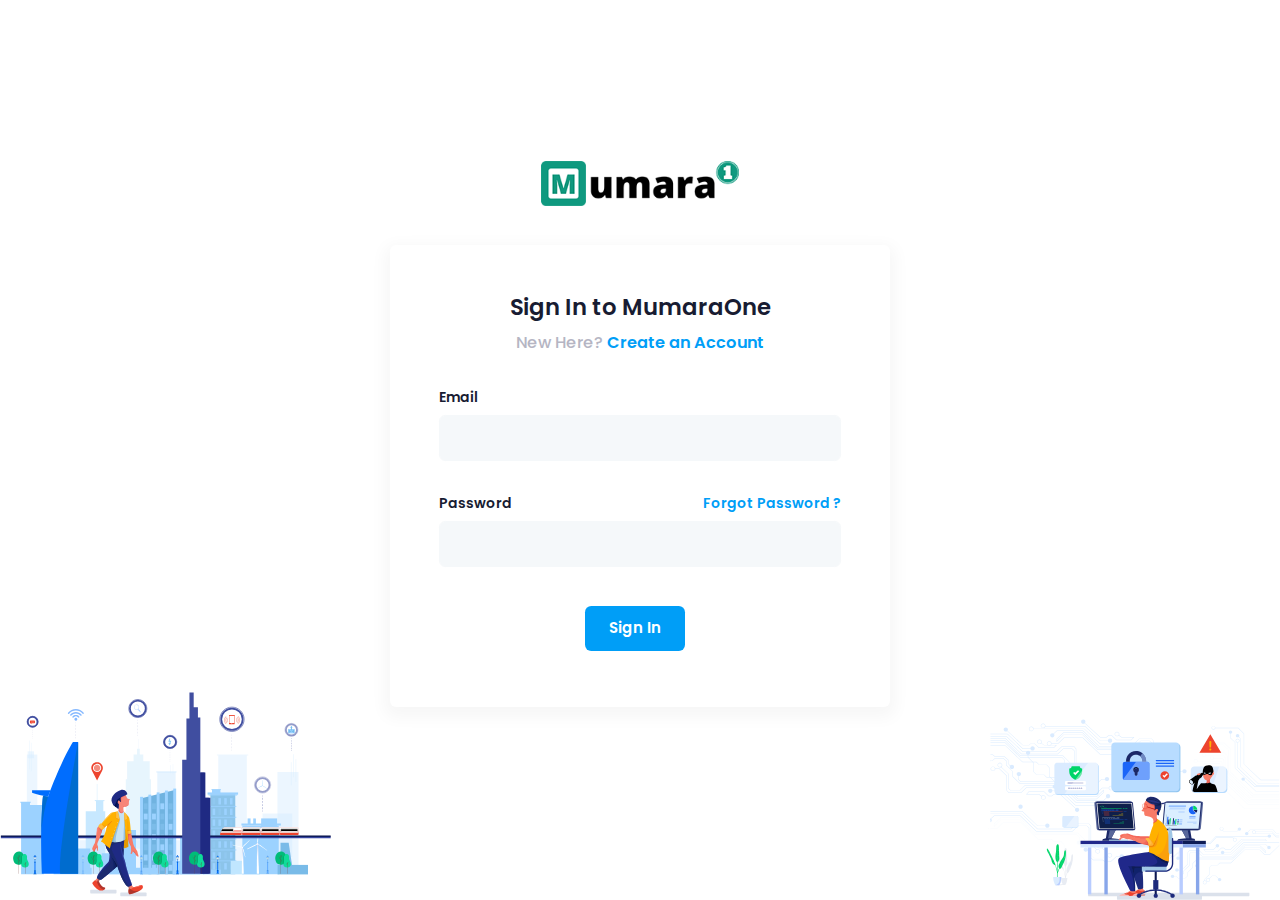
<file: index.html>
<!DOCTYPE html>
<html lang="en">
	<head>
		<base href="./">
		<meta charset="utf-8" />
		<title>Login | Mumara One</title>
		<meta name="description" content="." />
		<meta name="keywords" content="" />
		<link rel="canonical" href="https://www.mumara.com" />
		<meta name="viewport" content="width=device-width, initial-scale=1" />
		<link rel="shortcut icon" href="img/favicon.ico" />
		<link rel="stylesheet" href="https://fonts.googleapis.com/css?family=Poppins:300,400,500,600,700" />
		<link href="css/plugins.bundle.css" rel="stylesheet" type="text/css" />
		<link href="css/style.bundle.css" rel="stylesheet" type="text/css" />
	</head>
	<body id="kt_body" class="bg-white header-fixed header-tablet-and-mobile-fixed toolbar-enabled toolbar-fixed toolbar-tablet-and-mobile-fixed aside-enabled aside-fixed" style="--kt-toolbar-height:55px;--kt-toolbar-height-tablet-and-mobile:55px">
		<div class="d-flex flex-column flex-root">
			<div class="d-flex flex-column flex-column-fluid bgi-position-y-bottom position-x-center bgi-no-repeat bgi-size-contain bgi-attachment-fixed" style="background-size1: 100% 50%; background-image: url(img/progress.svg)">
				<div class="d-flex flex-center flex-column flex-column-fluid p-10 pb-lg-20">
					<a href="index.html" class="mb-12">
						<img alt="Logo" src="img/logo.png" class="h-45px" />
					</a>
					<div class="w-lg-500px bg-white rounded shadow-sm p-10 p-lg-15 mx-auto">
						<form class="form w-100" novalidate="novalidate" id="kt_sign_in_form" action="#">
							<div class="text-center mb-10">
								<h1 class="text-dark mb-3">Sign In to MumaraOne</h1>
								<div class="text-gray-400 fw-bold fs-4">New Here?
								<a href="sign-up.html" class="link-primary fw-bolder">Create an Account</a></div>
							</div>
							<div class="fv-row mb-10">
								<label class="form-label fs-6 fw-bolder text-dark">Email</label>
								<input class="form-control form-control-lg form-control-solid" type="text" name="email" autocomplete="off" />
							</div>
							<div class="fv-row mb-10">
								<div class="d-flex flex-stack mb-2">
									<label class="form-label fw-bolder text-dark fs-6 mb-0">Password</label>
									<a href="password-reset.html" class="link-primary fs-6 fw-bolder">Forgot Password ?</a>
								</div>
								<input class="form-control form-control-lg form-control-solid" type="password" name="password" autocomplete="off" />
							</div>
							<div class="text-center">
								<button type="submit" id="kt_sign_in_submit" class="btn btn-lg btn-primary fw-bolder me-3 my-2">
									<span class="indicator-label">Sign In</span>
									<span class="indicator-progress">Please wait...
									<span class="spinner-border spinner-border-sm align-middle ms-2"></span></span>
								</button>
							</div>
						</form>
					</div>
				</div>
			</div>
		</div>
		<script src="js/plugins.bundle.js"></script>
		<script src="js/scripts.bundle.js"></script>
		<script src="js/general.js"></script>
	</body>
</html>
</file>
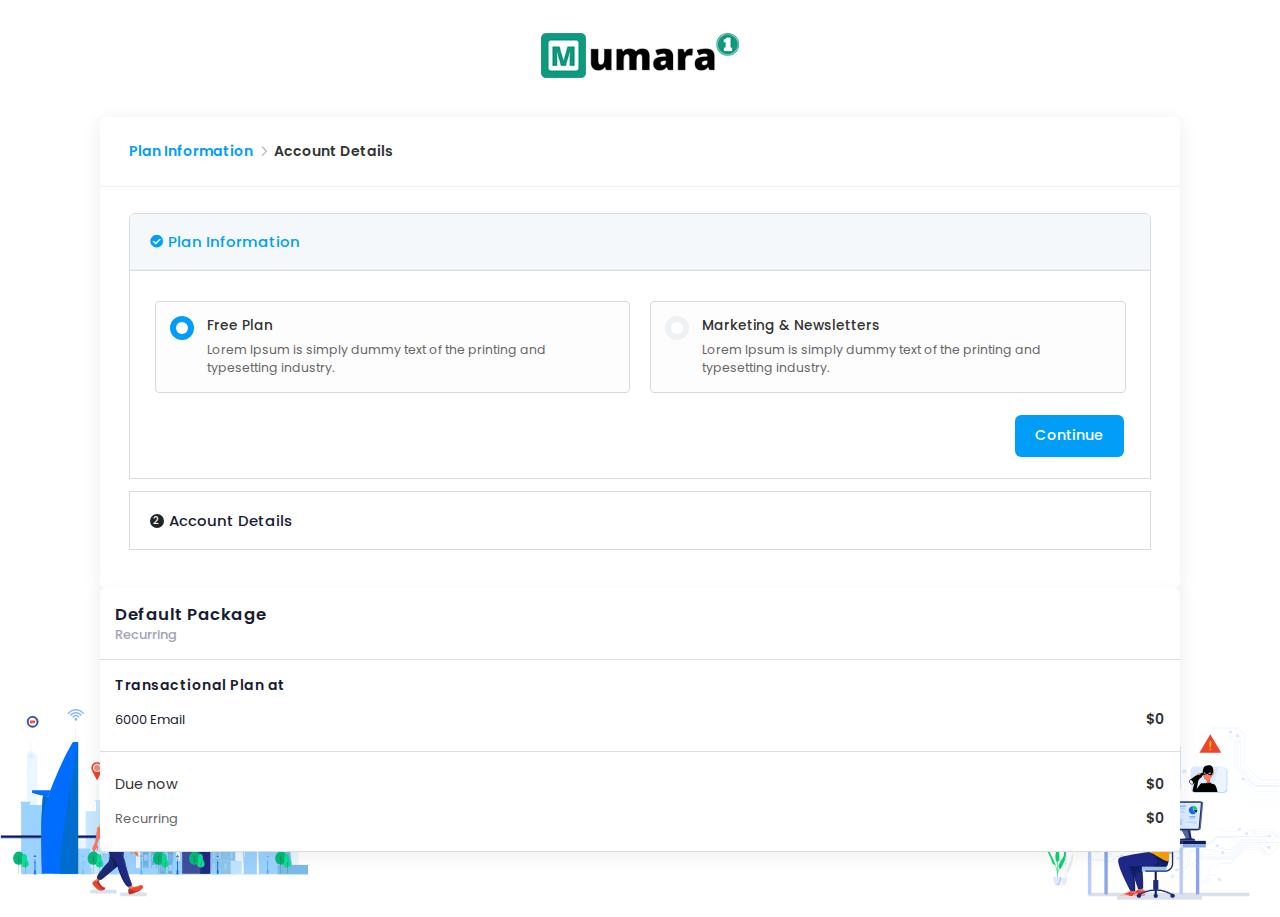
<file: order.html>
<!DOCTYPE html>
<html lang="en">
	<head><base href="./">
		<meta charset="utf-8" />
		<title>Order | Mumara One</title>
		<meta name="description" content="." />
		<meta name="keywords" content="" />
		<link rel="canonical" href="https://www.mumara.com" />
		<meta name="viewport" content="width=device-width, initial-scale=1" />
		<link rel="shortcut icon" href="img/favicon.ico" />
		<link rel="stylesheet" href="https://fonts.googleapis.com/css?family=Poppins:300,400,500,600,700" />
		<link href="css/plugins.bundle.css" rel="stylesheet" type="text/css" />
		<link href="css/style.bundle.css" rel="stylesheet" type="text/css" />
		<link rel="stylesheet" type="text/css" href="css/order.css">
		<link rel="stylesheet" type="text/css" href="css/intlTelInput.css">
	</head>
	<body id="kt_body" class="bg-white header-fixed header-tablet-and-mobile-fixed toolbar-enabled toolbar-fixed toolbar-tablet-and-mobile-fixed aside-enabled aside-fixed" style="--kt-toolbar-height:55px;--kt-toolbar-height-tablet-and-mobile:55px">
		<div class="d-flex flex-column flex-root">
			<div class="d-flex flex-column flex-column-fluid bgi-position-y-bottom position-x-center bgi-no-repeat bgi-size-contain bgi-attachment-fixed" style="background-size1: 100% 50%; background-image: url(img/progress.svg)">
				<div class="loading" id="loading"><div class="loader"></div></div>
				<div class="d-flex flex-center flex-column flex-column-fluid p-10 pb-lg-20">
					<a href="index.html" class="mb-12">
						<img alt="Logo" src="img/logo.png" class="h-45px" />
					</a>
					<div id="kt_content_container" class="container">
						<div class="row g-xxl-9">
							<div class="col-xxl-9">
								<div class="bg-white rounded shadow-sm">
									<div class="card order-block">
									    <div class="card-header">
									        <h3 class="card-title">
									        	<ul class="breadcrums">
							                        <li id="nav1">
							                            <a href="javascript:;" class="active">Plan Information</a>
							                        </li>
							                        <li class="seperator">
							                            <i class="la la-angle-right"></i>
							                        </li>
							                        <li id="nav2">
							                            <a href="javascript:;">Account Details</a>
							                        </li>
							                        <li class="seperator sep2">
							                            <i class="la la-angle-right"></i>
							                        </li>
							                        <!-- <li id="nav3" style="">
							                            <a href="javascript:;">Billing Information</a>
							                        </li>
							                        <li class="seperator sep3">
							                            <i class="la la-angle-right"></i>
							                        </li> -->
							                        <li id="nav4">
							                            <a href="javascript:;">Payment Method</a>
							                        </li>
							                    </ul>
									        </h3>
									    </div>
									    <div class="card-body">
									        <!--begin::Accordion-->
											<div class="accordion" id="kt_accordion_1">
											    <div class="accordion-item done" id="card1">
											        <h2 class="accordion-header" id="kt_accordion_1_header_1">
											            <button class="accordion-button fs-5 fw-bold" type="button" data-bs-toggle="collapse" data-bs-target="#kt_accordion_1_body_1" aria-expanded="true" aria-controls="kt_accordion_1_body_1">
											            	<i class="fa fa-check-circle"></i>
											            	<i class="number">1</i>
											                Plan Information
											            </button>
											            <div class="option-edit" id="edit1"><a href="javascript:;">Edit</a></div>
											        </h2>
											        <div id="kt_accordion_1_body_1" class="accordion-collapse collapse show" aria-labelledby="kt_accordion_1_header_1" data-bs-parent="#kt_accordion_1">
											            <div class="accordion-body">
											                <div id="option-block" class="row">
																<div class="col-lg-6">
																	<label class="kt-option"><span class="kt-option__control"><span class="form-check form-check-custom form-check-solid"><input type="radio" name="group_id" id="group_id_3" class="statsOpts form-check-input" value="3" checked> <span></span></span>
																		</span><span class="kt-option__label"><span class="kt-option__head"><span class="kt-option__title">Free Plan</span><span class="kt-option__focus"></span></span><span class="kt-option__body">Lorem Ipsum is simply dummy text of the printing and typesetting industry.</span></span>
																	</label>
																</div>
																<div class="col-lg-6">
																	<label class="kt-option"><span class="kt-option__control"><span class="form-check form-check-custom form-check-solid"><input type="radio" name="group_id" id="group_id_2" class="statsOpts form-check-input" value="2"> <span></span></span>
																		</span><span class="kt-option__label"><span class="kt-option__head"><span class="kt-option__title">Marketing &amp; Newsletters</span><span class="kt-option__focus"></span></span><span class="kt-option__body">Lorem Ipsum is simply dummy text of the printing and typesetting industry.</span></span>
																	</label>
																</div>
																<!-- <div class="col-lg-4">
																	<label class="kt-option"><span class="kt-option__control"><span class="kt-radio kt-radio--check-bold mt-radio"><input type="radio" name="group_id" id="group_id_1" class="statsOpts" value="1"> <span></span></span>
																		</span><span class="kt-option__label"><span class="kt-option__head"><span class="kt-option__title">Transactional &amp; Marketing</span><span class="kt-option__focus"></span></span><span class="kt-option__body">Lorem Ipsum is simply dummy text of the printing and typesetting industry.</span></span>
																	</label>
																</div> -->
															</div>
															<div class="range-block" id="range-block-slider">
																<div class="form-group row" id="product_slider_parent" style="display: none;">
																	<h4 style="margin-bottom: 15px" id="package_name">10k</h4>
																	<h5 class="emails1" id="db_email">2000 <span>Email</span></h5>
																	<div class="kt-ion-range-slider" id="product_slider">
																		<div id="kt_slider_marketing"></div>  
																	</div>
																</div>
																<!-- <div class="form-group row" id="marketing_slider_parent" style="display: none;">
																	<h4 style="margin-bottom: 15px" id="package_name2">Default Package</h4>
																	<h5 class="emails1" id="db_email2">6000 <span>Email</span></h5>
																	<div class="kt-ion-range-slider" id="product_slider2">
																		<div id="kt_slider_marketing2"></div>  
																	</div>
																	<h4 style="margin-bottom: 15px" id="package_name3">Number of contacts</h4>
																	<h5 class="emails1" id="db_email3">1000 <span>Contacts</span></h5>
																	<div class="kt-ion-range-slider" id="product_slider3">
																		<div id="kt_slider_marketing3"></div>  
																	</div>
																</div> -->
															</div>
															<div class="form-group m-form__group col-md-12 pb30" id="action-block">
			                                                    <button class="btn btn-bg-primary text-inverse-primary me-2 mb-2 pull-right" type="button" id="continue1">Continue</button>
			                                                </div>
											            </div>
											        </div>
											    </div>

											    <div class="accordion-item " id="card2">
											        <h2 class="accordion-header" id="kt_accordion_1_header_2">
											            <button class="accordion-button fs-5 fw-bold collapsed" type="button" data-bs-toggle="collapse" data-bs-target="#kt_accordion_1_body_2" aria-expanded="false" aria-controls="kt_accordion_1_body_2">
											            	<i class="fa fa-check-circle"></i>
											            	<i class="number">2</i>
											            	Account Details
											            </button>
											            <div class="option-edit" id="edit2"><a href="javascript:;">Edit</a></div>
											        </h2>
											        <div id="kt_accordion_1_body_2" class="accordion-collapse collapse" aria-labelledby="kt_accordion_1_header_2" data-bs-parent="#kt_accordion_1">
											            <div class="accordion-body">
															<form class="form w-100" novalidate="novalidate" id="kt_sign_up_form">
																<div class="row fv-row">
																	<div class="col-xl-6 mb-5">
																		<label class="form-label fw-bolder text-dark fs-6">First Name <span class="required"></span></label>
																		<input class="form-control form-control-lg " type="text" placeholder="" name="first-name" id="first-name" autocomplete="off" />
																	</div>
																	<div class="col-xl-6 mb-5">
																		<label class="form-label fw-bolder text-dark fs-6">Last Name <span class="required"></span></label>
																		<input class="form-control form-control-lg" type="text" placeholder="" name="last-name" id="last-name" autocomplete="off" />
																	</div>
																	<div class="col-xl-6 mb-5">
																		<label class="form-label fw-bolder text-dark fs-6">Address <span class="required"></span></label>
																		<input class="form-control form-control-lg " type="text" placeholder="" name="address" id="address" autocomplete="off" />
																	</div>
																	<div class="col-xl-6 mb-5">
																		<label class="form-label fw-bolder text-dark fs-6">City</label>
																		<input class="form-control form-control-lg " type="text" placeholder="" name="city" id="city" autocomplete="off" />
																	</div>
																	<div class="col-xl-6 mb-5">
																		<label class="form-label fw-bolder text-dark fs-6">State</label>
																		<input class="form-control form-control-lg " type="text" placeholder="" name="state" id="state" autocomplete="off" />
																	</div>
																	<div class="col-xl-6 mb-5">
																		<label class="form-label fw-bolder text-dark fs-6">Post Code</label>
																		<input class="form-control form-control-lg " type="text" placeholder="" name="postcode" id="postcode" autocomplete="off" />
																	</div>
																	<div class="col-xl-6 mb-5">
																		<label class="form-label fw-bolder text-dark fs-6">Country <span class="required"></span></label>
																		<select class="form-select" name="country" id="country" data-control="select2" data-placeholder="Select country">
																			<option></option>
																			<option value="92">Pakistan</option>
																			<option value="1">United State</option>
																		</select>
																	</div>
																	<div class="col-xl-6 mb-5">
																		<label class="form-label fw-bolder text-dark fs-6">Phone No <span class="required"></span></label>
																		<input type="text" class="form-control" name="phone" id="phone" onkeyup="if (/\D/g.test(this.value)) this.value = this.value.replace(/\D/g,'')" />
																		<input type="hidden" name="countrycode" value="" id="ccode">
																	</div>
																</div>
																<div class="form-group m-form__group col-md-12 pb30 mb-45">
																	<button type="button" id="kt_sign_up_submit" disabled class="btn btn-lg btn-primary pull-right">
																		<span class="indicator-label">Continue</span>
																		<span class="indicator-progress">Please wait...
																		<span class="spinner-border spinner-border-sm align-middle ms-2"></span></span>
																	</button>
																</div>
															</form>
											            </div>
											        </div>
											    </div>

											    <!-- <div class="accordion-item  remain" id="card3">
											        <h2 class="accordion-header" id="kt_accordion_1_header_3">
											            <button class="accordion-button fs-5 fw-bold collapsed" type="button" data-bs-toggle="collapse" data-bs-target="#kt_accordion_1_body_3" aria-expanded="false" aria-controls="kt_accordion_1_body_3">
											            	<i class="fa fa-check-circle"></i>
											            	<i class="number">3</i>
											            	Billing Information
											            </button>
											            <div class="option-edit" id="edit3"><a href="javascript:;">Edit</a></div>
											        </h2>
											        <div id="kt_accordion_1_body_3" class="accordion-collapse collapse" aria-labelledby="kt_accordion_1_header_3" data-bs-parent="#kt_accordion_1">
											            <div class="accordion-body">
															<div class="mb-7 mt-2">
																<div class="form-check form-check-custom form-check-solid">
																	<input class="form-check-input" checked="" type="checkbox" value="" id="same-billing"/>
																	<label class="form-check-label" for="same-billing">
																		Same as Account Information
																	</label>
																</div>
															</div>
															<div class="separator my-5 mb-7"></div>
															<form class="form w-100" novalidate="novalidate" id="kt_sign_up_form2">
																<div class="row fv-row">
																	<div class="col-xl-6 mb-5">
																		<label class="form-label fw-bolder text-dark fs-6">First Name <span class="required"></span></label>
																		<input class="form-control form-control-lg " type="text" placeholder="" name="first-name2" id="first-name2" autocomplete="off" />
																	</div>
																	<div class="col-xl-6 mb-5">
																		<label class="form-label fw-bolder text-dark fs-6">Last Name <span class="required"></span></label>
																		<input class="form-control form-control-lg" type="text" placeholder="" name="last-name2" id="last-name2" autocomplete="off" />
																	</div>
																	<div class="col-xl-6 mb-5">
																		<label class="form-label fw-bolder text-dark fs-6">Address <span class="required"></span></label>
																		<input class="form-control form-control-lg " type="text" placeholder="" name="address2"" id="address2" autocomplete="off" />
																	</div>
																	<div class="col-xl-6 mb-5">
																		<label class="form-label fw-bolder text-dark fs-6">City</label>
																		<input class="form-control form-control-lg " type="text" placeholder="" name="city2" id="city2" autocomplete="off" />
																	</div>
																	<div class="col-xl-6 mb-5">
																		<label class="form-label fw-bolder text-dark fs-6">State</label>
																		<input class="form-control form-control-lg " type="text" placeholder="" name="state2" id="state2" autocomplete="off" />
																	</div>
																	<div class="col-xl-6 mb-5">
																		<label class="form-label fw-bolder text-dark fs-6">Post Code</label>
																		<input class="form-control form-control-lg " type="text" placeholder="" name="postcode2" id="postcode2" autocomplete="off" />
																	</div>
																	<div class="col-xl-6 mb-5">
																		<label class="form-label fw-bolder text-dark fs-6">Country <span class="required"></span></label>
																		<select class="form-select" name="country2" id="country2" data-control="select2" data-placeholder="Select country">
																			<option></option>
																			<option value="92">Pakistan</option>
																			<option value="1">United State</option>
																		</select>
																	</div>
																	<div class="col-xl-6 mb-5">
																		<label class="form-label fw-bolder text-dark fs-6">Phone No <span class="required"></span></label>
																		<input type="text" class="form-control" name="phone2" id="phone2" onkeyup="if (/\D/g.test(this.value)) this.value = this.value.replace(/\D/g,'')" />
																		<input type="hidden" name="countrycode2" value="" id="ccode2">
																	</div>
																</div>
																<div class="form-group m-form__group col-md-12 pb30 mb-45">
																	<button type="button" id="kt_sign_up_submit2" class="btn btn-lg btn-primary pull-right">
																		<span class="indicator-label">Continue</span>
																		<span class="indicator-progress">Please wait...
																		<span class="spinner-border spinner-border-sm align-middle ms-2"></span></span>
																	</button>
																</div>
															</form>
											            </div>
											        </div>
											    </div> -->

											    <div class="accordion-item remain" id="card4">
											        <h2 class="accordion-header" id="kt_accordion_1_header_4">
											            <button class="accordion-button fs-5 fw-bold collapsed" type="button" data-bs-toggle="collapse" data-bs-target="#kt_accordion_1_body_4" aria-expanded="false" aria-controls="kt_accordion_1_body_4">
											            	<i class="fa fa-check-circle"></i>
											            	<i class="number">3</i>
											            	Payment Method
											            </button>
											            <div class="option-edit" id="edit4"><a href="javascript:;">Edit</a></div>
											        </h2>
											        <div id="kt_accordion_1_body_4" class="accordion-collapse collapse" aria-labelledby="kt_accordion_1_header_4" data-bs-parent="#kt_accordion_1">
											            <div class="accordion-body">
															<div class="card ">
																<div id="kt_billing_creditcard">
																	<form id="kt_modal_new_card_form" class="form" action="#">
																		<div class="d-flex flex-column mb-7 fv-row">
																			<label class="d-flex align-items-center fs-6 fw-bold form-label mb-2">
																				<span class="required">Name On Card</span>
																				<i class="fas fa-exclamation-circle ms-2 fs-7" data-bs-toggle="tooltip" title="Specify a card holder's name"></i>
																			</label>
																			<input type="text" class="form-control form-control-solid" placeholder="" name="card_name" value="Max Doe" />
																		</div>
																		<div class="d-flex flex-column mb-7 fv-row">
																			<label class="required fs-6 fw-bold form-label mb-2">Card Number</label>
																			<div class="position-relative">
																				<input type="text" class="form-control form-control-solid" placeholder="Enter card number" name="card_number" value="4111 1111 1111 1111" />
																				<div class="position-absolute translate-middle-y top-50 end-0 me-5">
																					<img src="img/visa.svg" alt="" class="h-25px" />
																					<img src="img/mastercard.svg" alt="" class="h-25px" />
																					<img src="img/american-express.svg" alt="" class="h-25px" />
																				</div>
																			</div>
																		</div>
																		<div class="row mb-10">
																			<div class="col-md-8 fv-row">
																				<label class="required fs-6 fw-bold form-label mb-2">Expiration Date</label>
																				<div class="row fv-row">
																					<div class="col-6">
																						<select name="card_expiry_month" class="form-select form-select-solid" data-control="select2" data-hide-search="true" data-placeholder="Month">
																							<option></option>
																							<option value="1">1</option>
																							<option value="2">2</option>
																							<option value="3">3</option>
																							<option value="4">4</option>
																							<option value="5">5</option>
																							<option value="6">6</option>
																							<option value="7">7</option>
																							<option value="8">8</option>
																							<option value="9">9</option>
																							<option value="10">10</option>
																							<option value="11">11</option>
																							<option value="12">12</option>
																						</select>
																					</div>
																					<div class="col-6">
																						<select name="card_expiry_year" class="form-select form-select-solid" data-control="select2" data-hide-search="true" data-placeholder="Year">
																							<option></option>
																							<option value="2021">2021</option>
																							<option value="2022">2022</option>
																							<option value="2023">2023</option>
																							<option value="2024">2024</option>
																							<option value="2025">2025</option>
																							<option value="2026">2026</option>
																							<option value="2027">2027</option>
																							<option value="2028">2028</option>
																							<option value="2029">2029</option>
																							<option value="2030">2030</option>
																							<option value="2031">2031</option>
																						</select>
																					</div>
																				</div>
																			</div>
																			<div class="col-md-4 fv-row">
																				<label class="d-flex align-items-center fs-6 fw-bold form-label mb-2">
																					<span class="required">CVV</span>
																					<i class="fas fa-exclamation-circle ms-2 fs-7" data-bs-toggle="tooltip" title="Enter a card CVV code"></i>
																				</label>
																				<div class="position-relative">
																					<input type="text" class="form-control form-control-solid" minlength="3" maxlength="4" placeholder="CVV" name="card_cvv" />
																					<div class="position-absolute translate-middle-y top-50 end-0 me-3">
																						<span class="svg-icon svg-icon-2hx">
																							<svg xmlns="http://www.w3.org/2000/svg" xmlns:xlink="http://www.w3.org/1999/xlink" width="24px" height="24px" viewBox="0 0 24 24" version="1.1">
																								<g stroke="none" stroke-width="1" fill="none" fill-rule="evenodd">
																									<rect x="0" y="0" width="24" height="24" />
																									<rect fill="#000000" opacity="0.3" x="2" y="5" width="20" height="14" rx="2" />
																									<rect fill="#000000" x="2" y="8" width="20" height="3" />
																									<rect fill="#000000" opacity="0.3" x="16" y="14" width="4" height="2" rx="1" />
																								</g>
																							</svg>
																						</span>
																					</div>
																				</div>
																			</div>
																		</div>
																		<div class="d-flex flex-stack mb-7">
																			<div class="me-5">
																				<label class="fs-6 fw-bold form-label">Save Card for further billing?</label>
																				<div class="fs-7 fw-bold text-gray-400">If you need more info, please check budget planning.</div>
																			</div>
																			<label class="form-check form-switch form-check-custom form-check-solid">
																				<span class="form-check-label fw-bold text-gray-400">Save Card</span>
																				<input class="form-check-input" name="save_card" type="checkbox" value="1" checked="checked" />
																			</label>
																		</div>
																		<div class="d-flex flex-stack mb-10">
																			<div class="me-5">
																				<label class="fs-6 fw-bold form-label">Subscribe Me for latest newsletters?</label>
																				<div class="fs-7 fw-bold text-gray-400">If you need updated info, please check subscribe me switch.</div>
																			</div>
																			<label class="form-check form-switch form-check-custom form-check-solid">
																				<span class="form-check-label fw-bold text-gray-400">Subscribe Me</span>
																				<input class="form-check-input" name="subscribe_me" type="checkbox" value="1" checked="checked" />
																			</label>
																		</div>
																		<button type="submit" id="kt_modal_new_card_submit" disabled class="btn btn-primary">
																			<span class="indicator-label">Pay Now</span>
																			<span class="indicator-progress">Please wait...
																			<span class="spinner-border spinner-border-sm align-middle ms-2"></span></span>
																		</button>
																	</form>
																</div>
															</div>
											            </div>
											        </div>
											    </div>
											</div>
											<!--end::Accordion-->
									    </div>
									</div>
								</div>
							</div>
							<div class="col-xxl-3">
								<div class="bg-white rounded shadow-sm">
									<div class="card payment-block">
									    <div class="card-header plan-name">
									        <h3 class="card-title" id="plan-name">Default Package</h3>
									        <span id="payment_cycle">Recurring</span>
									    </div>
									    <div class="card-body">
									        <div class="plan-price">
												<span>Transactional Plan at</span>
												<table class="table">
													<tbody>
														<tr style="display: none;">
															<td width="50%" id="email-setup">Email Setup</td>
															<td width="50%" class="text-right" id="emails-setup-price">$0.00</td>
														</tr>
														<tr>
															<td width="50%" id="email-count">6000 Emails</td>
															<td width="50%" class="text-right" id="emails-price">$0</td>
														</tr>
														
														<tr>
															<td colspan="2" id="configOptionsData"></td>															
														</tr>
													</tbody>
												</table>
											</div>
											<div class="payable">
												<table class="table">
													<tbody>
														<tr>
															<th width="50%">Due now</th>
															<th class="text-right" id="pricemain">$0</th>
														</tr>
														<tr class="recurring">
															<th width="50%">Recurring</th>
															<th class="text-right" id="recurring_amount">$0</th>
														</tr>
													</tbody>
												</table>
											</div>
											<div class="pay-here" id="pay-here">
												
											</div>
									    </div>
									</div>
								</div>
							</div>
						</div>
					</div>
				</div>
			</div>
		</div>

		<div class="modal fade" tabindex="-1" id="order-status">
			<div class="modal-dialog modal-dialog-centered modal-lg">
				<div class="modal-content">		
					<div class="modal-body">
						<div class="card-px text-center py-10">
							<div class="processing-block" style="display: block;">
								<h2 class="fs-2x fw-bolder mb-10">Payment Processing</h2>
								<span class="spinner-border spinner-border-lg align-middle text-primary pay-process"></span>
								<p class="text-gray-400 fs-5 fw-bold">Wait while payment in processing...</p>
							</div>
							<div class="payment-declain" style="display: none;">
								<h2 class="fs-2x fw-bolder mb-10 text-danger">Payment has been cancelled</h2>
								<p class="text-gray-400 fs-5 fw-bold mb-10">Click on the below buttons to launch
								<br>a upgrade plan example.</p>
								<a href="#" class="btn btn-danger er fs-6 px-8 py-4"  data-bs-dismiss="modal" aria-label="Close">Cancel</a>
							</div>
							<div class="payment-success" style="display: none;">
								<h2 class="fs-2x fw-bolder mb-10 text-success">Payment Successful</h2>
								<span class="spinner-border spinner-border-lg align-middle text-success pay-process"></span>
								<p class="text-gray-400 fs-5 fw-bold">Congratulations, the payment has been successfully made. <br />We are now setitng up your account.
								</p>
							</div>
							<div class="process-ok" style="display: none;">
								<i class="la la-check-circle text-success"></i>
								<h4>You Paid 
									<b id="payament_model">$50.00 USD</b>
									<br>
									<span id="ifSubscribe"> and set up a subscription </span>
								</h4>
							</div>
							<div class="go-dash" style="display: none;">
								<h2 class="fs-2x fw-bolder mb-10">MumaraOne</h2>
								<span class="spinner-border spinner-border-lg align-middle text-primary pay-process"></span>
								<p class="text-gray-400 fs-5 fw-bold">Redirecting you to Mumara ONE Dashboad in 10 seconds</p>
								<p class="text-gray-400 fs-5 fw-bold">
									<small> If you are not automatically redirected to Mumara ONE Dashboard then 
										<a class="GoLink" href="javascript:;">Click Here</a>
									</small>
								</p>
							</div>
						</div>
					</div>
				</div>
			</div>
		</div>

		<script src="js/plugins.bundle.js"></script>
		<script src="js/scripts.bundle.js"></script>
		<script src="js/step1form.js"></script>
		<script src="js/step2form.js"></script>
		<script src="js/new-card.js"></script>
		<script src="js/intlTelInput.js"></script>
		<script src="js/order.js"></script>
	</body>
</html>
</file>
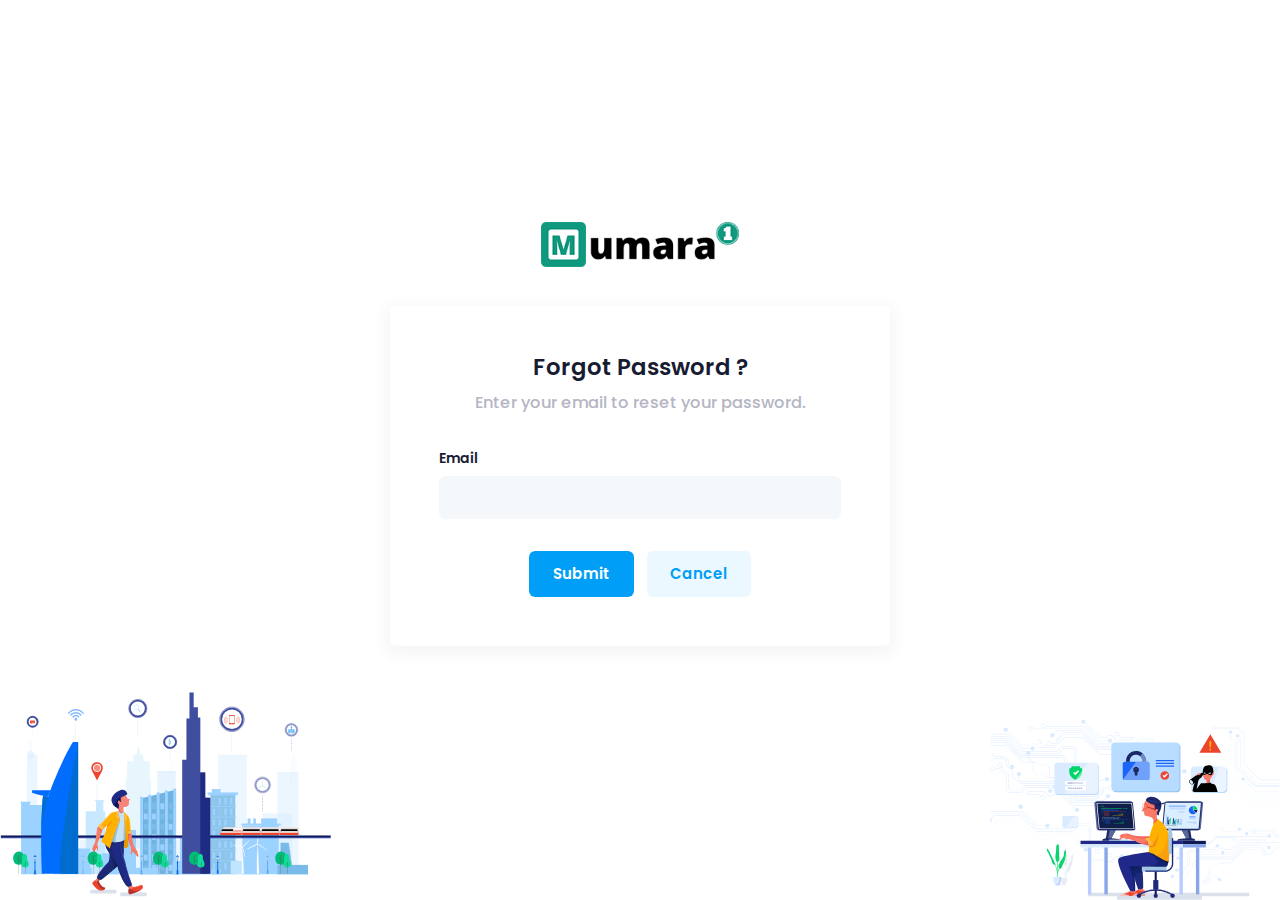
<file: password-reset.html>
<!DOCTYPE html>
<html lang="en">
	<head><base href="./">
		<meta charset="utf-8" />
		<title>Password Reset | Mumara One</title>
		<meta name="description" content="." />
		<meta name="keywords" content="" />
		<link rel="canonical" href="https://www.mumara.com" />
		<meta name="viewport" content="width=device-width, initial-scale=1" />
		<link rel="shortcut icon" href="img/favicon.ico" />
		<link rel="stylesheet" href="https://fonts.googleapis.com/css?family=Poppins:300,400,500,600,700" />
		<link href="css/plugins.bundle.css" rel="stylesheet" type="text/css" />
		<link href="css/style.bundle.css" rel="stylesheet" type="text/css" />
	</head>
	<body id="kt_body" class="bg-white header-fixed header-tablet-and-mobile-fixed toolbar-enabled toolbar-fixed toolbar-tablet-and-mobile-fixed aside-enabled aside-fixed" style="--kt-toolbar-height:55px;--kt-toolbar-height-tablet-and-mobile:55px">
		<div class="d-flex flex-column flex-root">
			<div class="d-flex flex-column flex-column-fluid bgi-position-y-bottom position-x-center bgi-no-repeat bgi-size-contain bgi-attachment-fixed" style="background-size1: 100% 50%; background-image: url(img/progress.svg)">
				<div class="d-flex flex-center flex-column flex-column-fluid p-10 pb-lg-20">
					<a href="index.html" class="mb-12">
						<img alt="Logo" src="img/logo.png" class="h-45px" />
					</a>
					<div class="w-lg-500px bg-white rounded shadow-sm p-10 p-lg-15 mx-auto">
						<form class="form w-100" novalidate="novalidate" id="kt_password_reset_form">
							<div class="text-center mb-10">
								<h1 class="text-dark mb-3">Forgot Password ?</h1>
								<div class="text-gray-400 fw-bold fs-4">Enter your email to reset your password.</div>
							</div>
							<div class="fv-row mb-10">
								<label class="form-label fw-bolder text-gray-900 fs-6">Email</label>
								<input class="form-control form-control-solid" type="email" placeholder="" name="email" autocomplete="off" />
							</div>
							<div class="d-flex flex-wrap justify-content-center pb-lg-0">
								<button type="button" id="kt_password_reset_submit" class="btn btn-lg btn-primary fw-bolder me-4">
									<span class="indicator-label">Submit</span>
									<span class="indicator-progress">Please wait...
									<span class="spinner-border spinner-border-sm align-middle ms-2"></span></span>
								</button>
								<a href="index.html" class="btn btn-lg btn-light-primary fw-bolder">Cancel</a>
							</div>
						</form>
					</div>
				</div>
			</div>
		</div>
		<script src="js/plugins.bundle.js"></script>
		<script src="js/scripts.bundle.js"></script>
		<script src="js/password-reset.js"></script>
	</body>
</html>
</file>
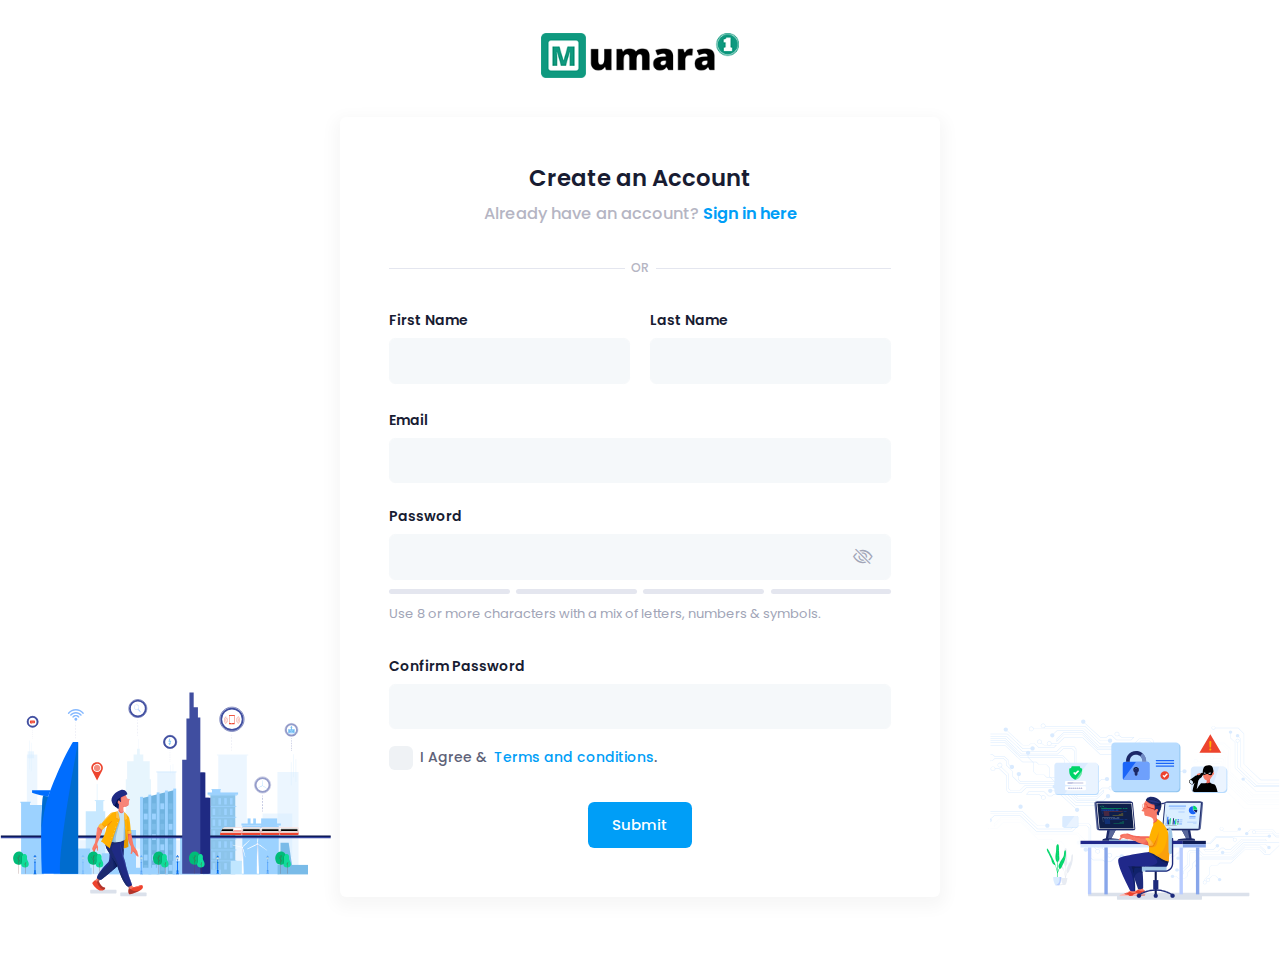
<file: sign-up.html>
<!DOCTYPE html>
<html lang="en">
	<head><base href="./">
		<meta charset="utf-8" />
		<title>Signup | Mumara One</title>
		<meta name="description" content="." />
		<meta name="keywords" content="" />
		<link rel="canonical" href="https://www.mumara.com" />
		<meta name="viewport" content="width=device-width, initial-scale=1" />
		<link rel="shortcut icon" href="img/favicon.ico" />
		<link rel="stylesheet" href="https://fonts.googleapis.com/css?family=Poppins:300,400,500,600,700" />
		<link href="css/plugins.bundle.css" rel="stylesheet" type="text/css" />
		<link href="css/style.bundle.css" rel="stylesheet" type="text/css" />
		<link href="css/signup.css" rel="stylesheet" type="text/css" />
	</head>
	<body id="kt_body" class="bg-white header-fixed header-tablet-and-mobile-fixed toolbar-enabled toolbar-fixed toolbar-tablet-and-mobile-fixed aside-enabled aside-fixed" style="--kt-toolbar-height:55px;--kt-toolbar-height-tablet-and-mobile:55px">
		<div class="d-flex flex-column flex-root">
			<div class="loading" id="loading"><div class="loader"></div></div>
			<div class="d-flex flex-column flex-column-fluid bgi-position-y-bottom position-x-center bgi-no-repeat bgi-size-contain bgi-attachment-fixed" style="background-size1: 100% 50%; background-image: url(img/progress.svg)">
				<div class="d-flex flex-center flex-column flex-column-fluid p-10 pb-lg-20">
					<a href="index.html" class="mb-12">
						<img alt="Logo" src="img/logo.png" class="h-45px" />
					</a>
					<div class="w-lg-600px bg-white rounded shadow-sm p-10 p-lg-15 mx-auto">
						<form class="form w-100" novalidate="novalidate" id="kt_sign_up_form">
							<div class="mb-10 text-center">
								<h1 class="text-dark mb-3">Create an Account</h1>
								<div class="text-gray-400 fw-bold fs-4">Already have an account?
								<a href="index.html" class="link-primary fw-bolder">Sign in here</a></div>
							</div>
							<div class="d-flex align-items-center mb-10">
								<div class="border-bottom border-gray-300 mw-50 w-100"></div>
								<span class="fw-bold text-gray-400 fs-7 mx-2">OR</span>
								<div class="border-bottom border-gray-300 mw-50 w-100"></div>
							</div>
							<div class="row fv-row mb-7">
								<div class="col-xl-6">
									<label class="form-label fw-bolder text-dark fs-6">First Name</label>
									<input class="form-control form-control-lg form-control-solid" type="text" placeholder="" name="first-name" id="first-name" autocomplete="off" />
								</div>
								<div class="col-xl-6">
									<label class="form-label fw-bolder text-dark fs-6">Last Name</label>
									<input class="form-control form-control-lg form-control-solid" type="text" placeholder="" name="last-name" id="last-name" autocomplete="off" />
								</div>
							</div>
							<div class="fv-row mb-7">
								<label class="form-label fw-bolder text-dark fs-6">Email</label>
								<input class="form-control form-control-lg form-control-solid" type="email" placeholder="" name="email" autocomplete="off" />
							</div>
							<div class="mb-10 fv-row" data-kt-password-meter="true">
								<div class="mb-1">
									<label class="form-label fw-bolder text-dark fs-6">Password</label>
									<div class="position-relative mb-3">
										<input class="form-control form-control-lg form-control-solid" type="password" placeholder="" name="password" autocomplete="off" />
										<span class="btn btn-sm btn-icon position-absolute translate-middle top-50 end-0 me-n2" data-kt-password-meter-control="visibility">
											<i class="bi bi-eye-slash fs-2"></i>
											<i class="bi bi-eye fs-2 d-none"></i>
										</span>
									</div>
									<div class="d-flex align-items-center mb-3" data-kt-password-meter-control="highlight">
										<div class="flex-grow-1 bg-secondary bg-active-success rounded h-5px me-2"></div>
										<div class="flex-grow-1 bg-secondary bg-active-success rounded h-5px me-2"></div>
										<div class="flex-grow-1 bg-secondary bg-active-success rounded h-5px me-2"></div>
										<div class="flex-grow-1 bg-secondary bg-active-success rounded h-5px"></div>
									</div>
								</div>
								<div class="text-muted">Use 8 or more characters with a mix of letters, numbers &amp; symbols.</div>
							</div>
							<div class="fv-row mb-5">
								<label class="form-label fw-bolder text-dark fs-6">Confirm Password</label>
								<input class="form-control form-control-lg form-control-solid" type="password" placeholder="" name="confirm-password" autocomplete="off" />
							</div>
							<div class="fv-row mb-10">
								<label class="form-check form-check-custom form-check-solid mb-5">
									<input class="form-check-input" type="checkbox" name="toc" value="1" />
									<span class="form-check-label fw-bold text-gray-700 fs-6">I Agree &amp;
									<a href="javascript:;" class="ms-1 link-primary">Terms and conditions</a>.</span>
								</label>
							</div>
							<div class="text-center">
								<button type="button" id="kt_sign_up_submit" class="btn btn-lg btn-primary">
									<span class="indicator-label">Submit</span>
									<span class="indicator-progress">Please wait...
									<span class="spinner-border spinner-border-sm align-middle ms-2"></span></span>
								</button>
							</div>
						</form>
					</div>
				</div>
			</div>
		</div>
		<script src="js/plugins.bundle.js"></script>
		<script src="js/scripts.bundle.js"></script>
		<script src="js/signup-general.js"></script>
	</body>
</html>
</file>
